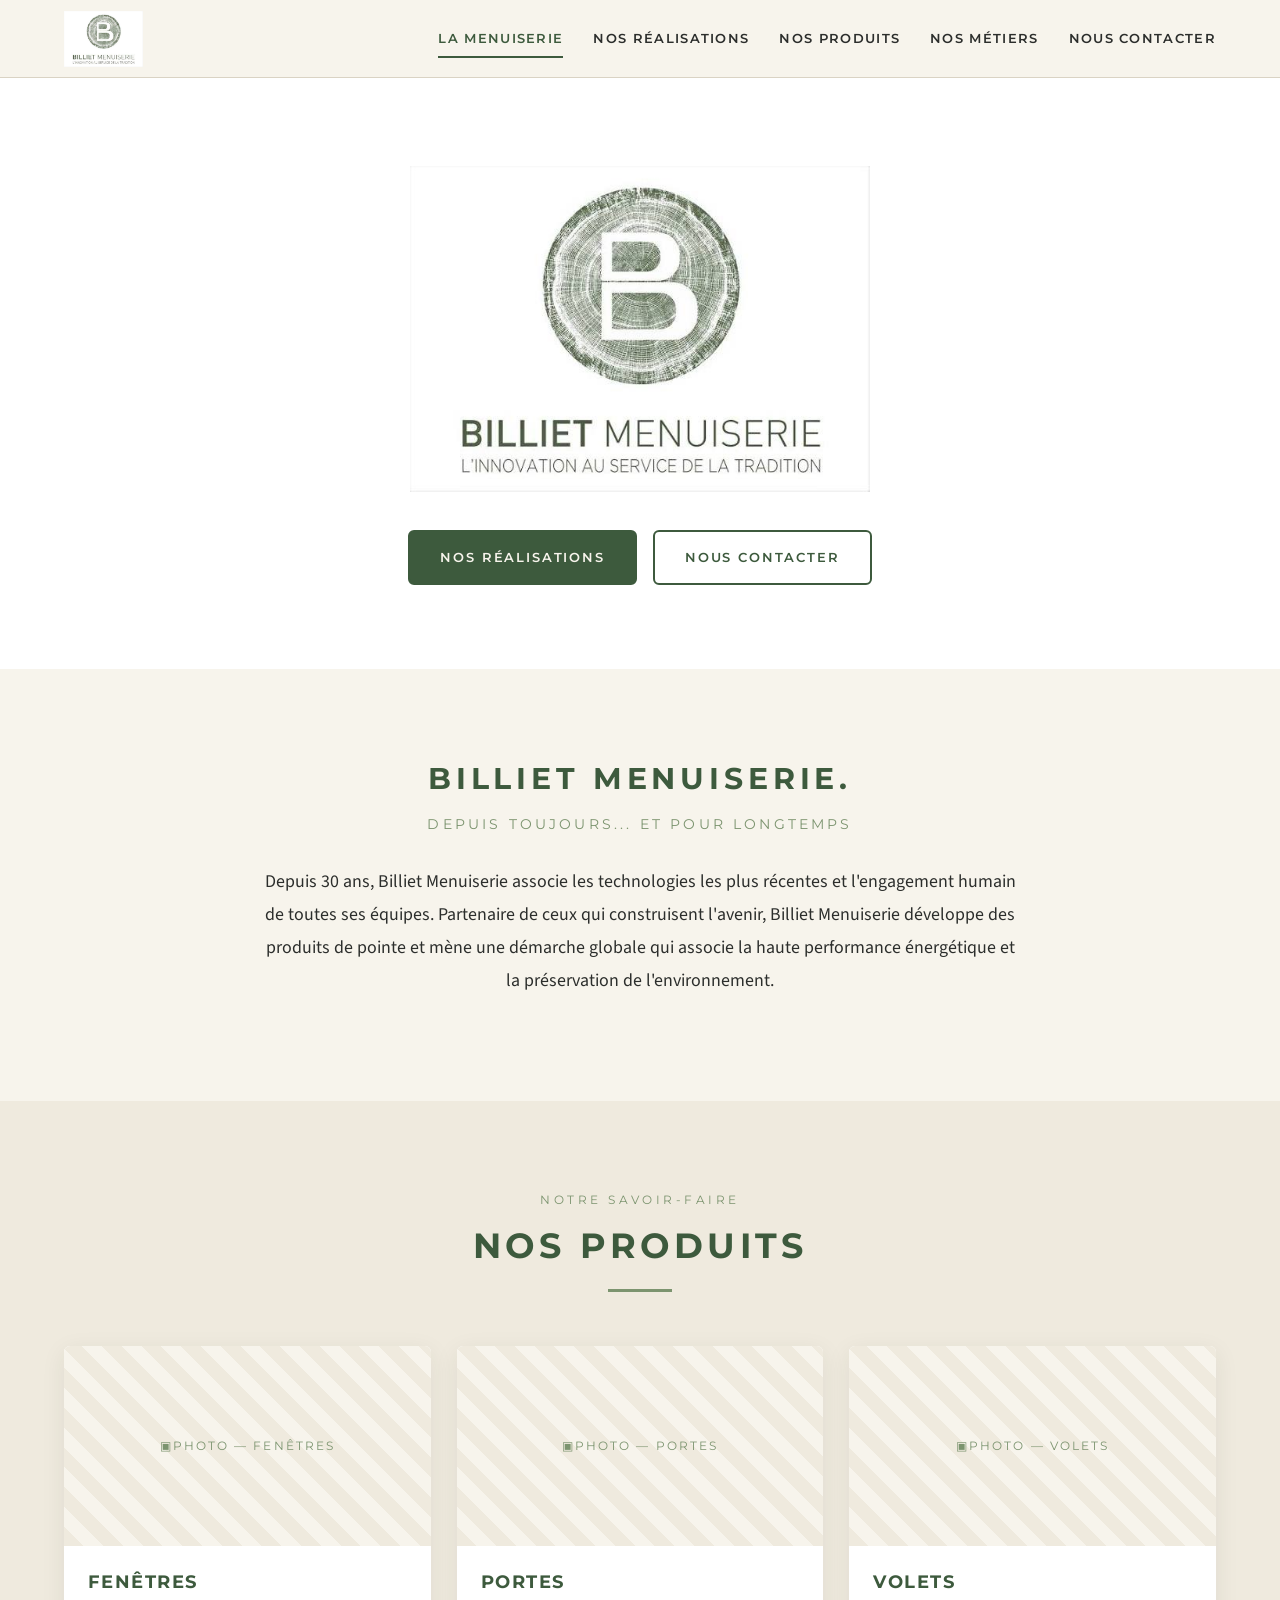
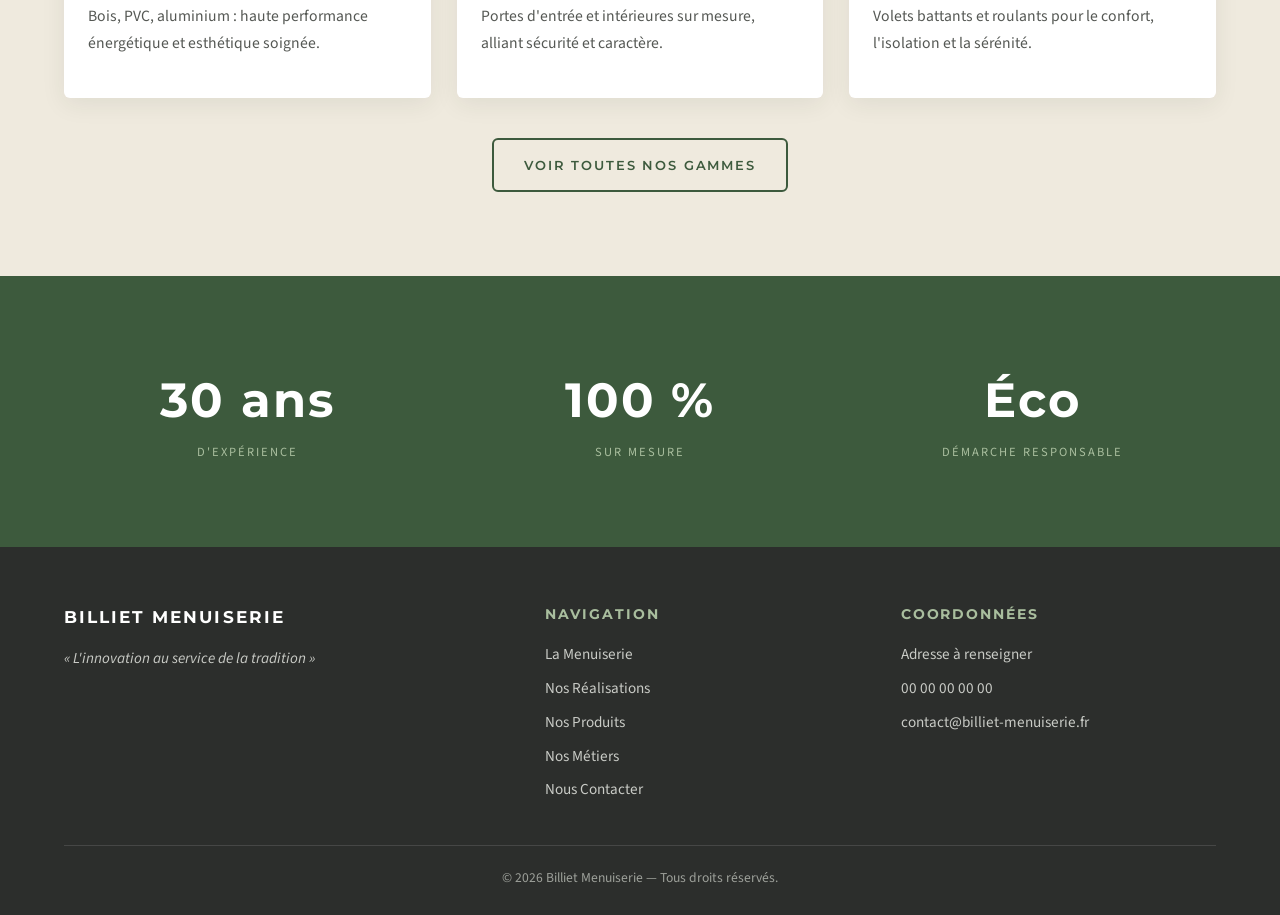
<file: index.html>
<!DOCTYPE html>
<html lang="fr">
<head>
  <meta charset="UTF-8">
  <meta name="viewport" content="width=device-width, initial-scale=1.0">
  <title>Billiet Menuiserie — L'innovation au service de la tradition</title>
  <meta name="description" content="Billiet Menuiserie, entreprise de menuiserie française forte de 30 ans d'expérience. Fenêtres, portes, volets, vérandas. L'innovation au service de la tradition.">
  <link rel="icon" type="image/jpeg" href="assets/logo-billiet.jpg">

  <!-- Polices : titres élégants et espacés + corps lisible.
       Repli système assuré dans le CSS si les polices ne se chargent pas. -->
  <link rel="preconnect" href="https://fonts.googleapis.com">
  <link rel="preconnect" href="https://fonts.gstatic.com" crossorigin>
  <link href="https://fonts.googleapis.com/css2?family=Montserrat:ital,wght@0,500;0,600;0,700;1,500&family=Source+Sans+3:wght@400;600&display=swap" rel="stylesheet">

  <link rel="stylesheet" href="css/style.css">
</head>
<body>

  <!-- ======================= HEADER (commun) =======================
       Identique sur les 5 pages. Si vous le modifiez, reportez le
       changement sur chaque page HTML. -->
  <header class="site-header">
    <div class="container">
      <a class="brand" href="index.html" aria-label="Accueil — Billiet Menuiserie">
        <!-- Logo officiel (fichier fourni, non modifié) -->
        <img class="brand__logo" src="assets/logo-billiet.jpg" alt="Billiet Menuiserie — L'innovation au service de la tradition">
      </a>

      <button class="nav-toggle" aria-label="Ouvrir le menu" aria-expanded="false" aria-controls="menu">
        <span></span>
      </button>

      <nav class="nav" id="menu">
        <a href="index.html">La Menuiserie</a>
        <a href="realisations.html">Nos Réalisations</a>
        <a href="produits.html">Nos Produits</a>
        <a href="metiers.html">Nos Métiers</a>
        <a href="contact.html">Nous Contacter</a>
      </nav>
    </div>
  </header>

  <main>

    <!-- ======================= HERO ======================= -->
    <section class="hero">
      <div class="container">
        <!-- Logo officiel (fichier fourni, non modifié) : contient déjà le nom et le slogan -->
        <img class="hero__logo" src="assets/logo-billiet.jpg" alt="Billiet Menuiserie — L'innovation au service de la tradition">
        <h1 class="visually-hidden">Billiet Menuiserie — L'innovation au service de la tradition</h1>
        <div class="hero__actions">
          <a class="btn btn--primary" href="realisations.html">Nos réalisations</a>
          <a class="btn btn--ghost" href="contact.html">Nous contacter</a>
        </div>
      </div>
    </section>

    <!-- ================ TEXTE OFFICIEL (NE PAS MODIFIER) ================ -->
    <section class="section">
      <div class="container">
        <div class="official">
          <p class="official__title">BILLIET MENUISERIE.</p>
          <p class="official__subtitle">Depuis toujours... et pour longtemps</p>
          <p class="official__body">
            Depuis 30 ans, Billiet Menuiserie associe les technologies les plus récentes
            et l'engagement humain de toutes ses équipes. Partenaire de ceux qui construisent
            l'avenir, Billiet Menuiserie développe des produits de pointe et mène une démarche
            globale qui associe la haute performance énergétique et la préservation de
            l'environnement.
          </p>
        </div>
      </div>
    </section>

    <!-- ================ APERÇU PRODUITS ================ -->
    <section class="section section--tint">
      <div class="container">
        <div class="section-head">
          <span class="eyebrow">Notre savoir-faire</span>
          <h2>Nos produits</h2>
          <hr class="rule">
        </div>

        <div class="grid grid--3">
          <!-- Carte produit — REMPLACER l'image quand disponible -->
          <article class="card">
            <div class="img-placeholder">Photo — Fenêtres</div>
            <div class="card__body">
              <h3>Fenêtres</h3>
              <p>Bois, PVC, aluminium : haute performance énergétique et esthétique soignée.</p>
            </div>
          </article>

          <article class="card">
            <div class="img-placeholder">Photo — Portes</div>
            <div class="card__body">
              <h3>Portes</h3>
              <p>Portes d'entrée et intérieures sur mesure, alliant sécurité et caractère.</p>
            </div>
          </article>

          <article class="card">
            <div class="img-placeholder">Photo — Volets</div>
            <div class="card__body">
              <h3>Volets</h3>
              <p>Volets battants et roulants pour le confort, l'isolation et la sérénité.</p>
            </div>
          </article>
        </div>

        <div class="text-center" style="margin-top:40px;">
          <a class="btn btn--ghost" href="produits.html">Voir toutes nos gammes</a>
        </div>
      </div>
    </section>

    <!-- ================ CHIFFRES CLÉS ================ -->
    <section class="section section--forest">
      <div class="container">
        <div class="stats">
          <div class="stat">
            <div class="stat__num">30 ans</div>
            <div class="stat__label">d'expérience</div>
          </div>
          <div class="stat">
            <div class="stat__num">100 %</div>
            <div class="stat__label">sur mesure</div>
          </div>
          <div class="stat">
            <div class="stat__num">Éco</div>
            <div class="stat__label">démarche responsable</div>
          </div>
        </div>
      </div>
    </section>

  </main>

  <!-- ======================= FOOTER (commun) ======================= -->
  <footer class="site-footer">
    <div class="container">
      <div class="footer-grid">
        <div>
          <div class="footer-brand">
            <strong>Billiet Menuiserie</strong>
          </div>
          <p class="footer-baseline">« L'innovation au service de la tradition »</p>
        </div>
        <div>
          <h4>Navigation</h4>
          <ul>
            <li><a href="index.html">La Menuiserie</a></li>
            <li><a href="realisations.html">Nos Réalisations</a></li>
            <li><a href="produits.html">Nos Produits</a></li>
            <li><a href="metiers.html">Nos Métiers</a></li>
            <li><a href="contact.html">Nous Contacter</a></li>
          </ul>
        </div>
        <div>
          <h4>Coordonnées</h4>
          <!-- REMPLACER par les vraies coordonnées du client -->
          <ul>
            <li>Adresse à renseigner</li>
            <li><a href="tel:+33000000000">00 00 00 00 00</a></li>
            <li><a href="mailto:contact@billiet-menuiserie.fr">contact@billiet-menuiserie.fr</a></li>
          </ul>
        </div>
      </div>
      <div class="footer-bottom">
        © <span id="year">2026</span> Billiet Menuiserie — Tous droits réservés.
      </div>
    </div>
  </footer>

  <script src="js/main.js"></script>
  <script>document.getElementById('year').textContent = new Date().getFullYear();</script>
</body>
</html>
</file>
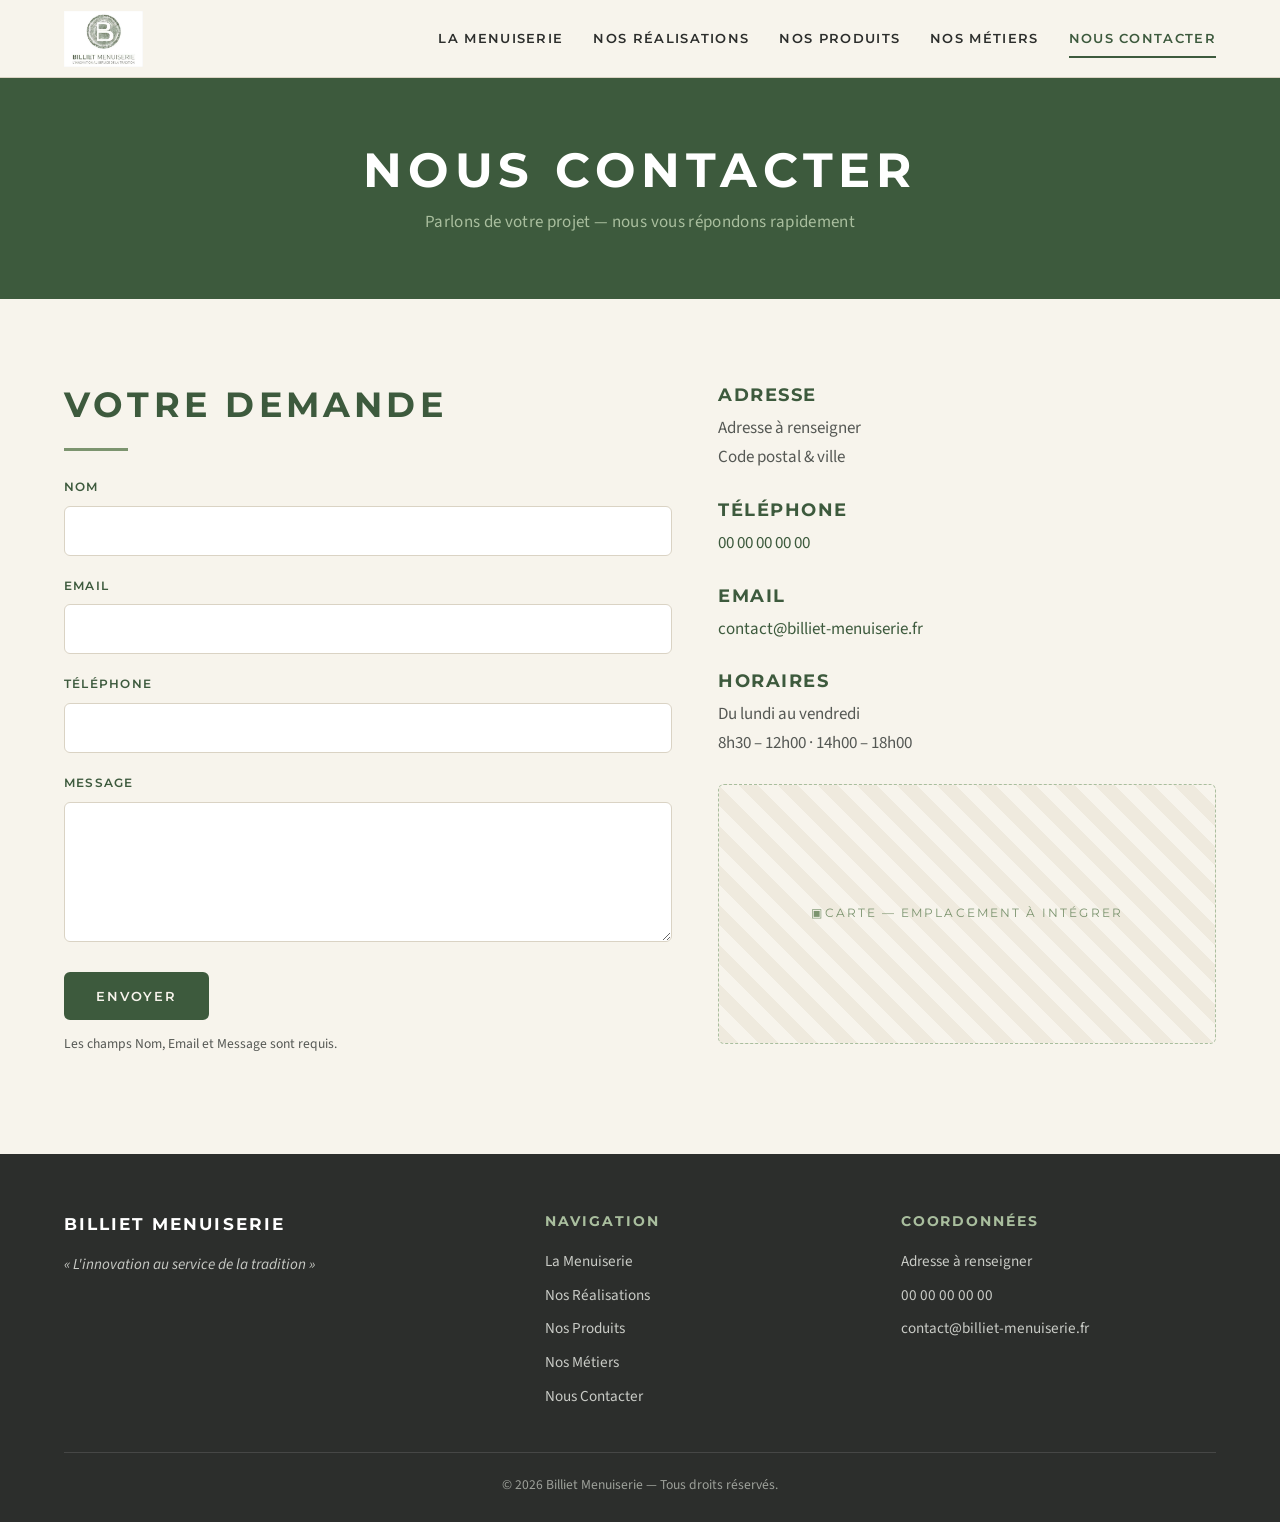
<file: contact.html>
<!DOCTYPE html>
<html lang="fr">
<head>
  <meta charset="UTF-8">
  <meta name="viewport" content="width=device-width, initial-scale=1.0">
  <title>Nous Contacter — Billiet Menuiserie</title>
  <meta name="description" content="Contactez Billiet Menuiserie pour votre projet de menuiserie : formulaire, coordonnées et localisation.">
  <link rel="icon" type="image/jpeg" href="assets/logo-billiet.jpg">
  <link rel="preconnect" href="https://fonts.googleapis.com">
  <link rel="preconnect" href="https://fonts.gstatic.com" crossorigin>
  <link href="https://fonts.googleapis.com/css2?family=Montserrat:ital,wght@0,500;0,600;0,700;1,500&family=Source+Sans+3:wght@400;600&display=swap" rel="stylesheet">
  <link rel="stylesheet" href="css/style.css">
</head>
<body>

  <!-- ======================= HEADER (commun) ======================= -->
  <header class="site-header">
    <div class="container">
      <a class="brand" href="index.html" aria-label="Accueil — Billiet Menuiserie">
        <!-- Logo officiel (fichier fourni, non modifié) -->
        <img class="brand__logo" src="assets/logo-billiet.jpg" alt="Billiet Menuiserie — L'innovation au service de la tradition">
      </a>
      <button class="nav-toggle" aria-label="Ouvrir le menu" aria-expanded="false" aria-controls="menu">
        <span></span>
      </button>
      <nav class="nav" id="menu">
        <a href="index.html">La Menuiserie</a>
        <a href="realisations.html">Nos Réalisations</a>
        <a href="produits.html">Nos Produits</a>
        <a href="metiers.html">Nos Métiers</a>
        <a href="contact.html">Nous Contacter</a>
      </nav>
    </div>
  </header>

  <main>

    <!-- ======================= BANDEAU DE PAGE ======================= -->
    <section class="page-banner">
      <div class="container">
        <h1>Nous Contacter</h1>
        <p>Parlons de votre projet — nous vous répondons rapidement</p>
      </div>
    </section>

    <!-- ======================= CONTACT ======================= -->
    <section class="section">
      <div class="container">
        <div class="contact-grid">

          <!-- FORMULAIRE
               NOTE : l'envoi n'est pas encore connecté à un backend.
               >>> À BRANCHER : service email ou API. Voir CLAUDE.md. <<< -->
          <div>
            <h2 style="text-align:left;">Votre demande</h2>
            <hr class="rule" style="margin:0 0 26px;">
            <form id="contact-form" novalidate>
              <div class="form-field">
                <label for="nom">Nom</label>
                <input type="text" id="nom" name="nom" autocomplete="name" required>
              </div>
              <div class="form-field">
                <label for="email">Email</label>
                <input type="email" id="email" name="email" autocomplete="email" required>
              </div>
              <div class="form-field">
                <label for="tel">Téléphone</label>
                <input type="tel" id="tel" name="tel" autocomplete="tel">
              </div>
              <div class="form-field">
                <label for="message">Message</label>
                <textarea id="message" name="message" required></textarea>
              </div>
              <button type="submit" class="btn btn--primary">Envoyer</button>
              <p class="form-note" style="margin-top:12px;">Les champs Nom, Email et Message sont requis.</p>
              <div id="form-success" class="form-success">
                Merci ! Votre message a bien été pris en compte. (Envoi de démonstration —
                à connecter à un service d'email.)
              </div>
            </form>
          </div>

          <!-- COORDONNÉES + CARTE -->
          <div class="contact-info">
            <div class="info-block">
              <h3>Adresse</h3>
              <!-- REMPLACER par la vraie adresse -->
              <p>Adresse à renseigner<br>Code postal &amp; ville</p>
            </div>
            <div class="info-block">
              <h3>Téléphone</h3>
              <p><a href="tel:+33000000000">00 00 00 00 00</a></p>
            </div>
            <div class="info-block">
              <h3>Email</h3>
              <p><a href="mailto:contact@billiet-menuiserie.fr">contact@billiet-menuiserie.fr</a></p>
            </div>
            <div class="info-block">
              <h3>Horaires</h3>
              <p>Du lundi au vendredi<br>8h30 – 12h00 · 14h00 – 18h00</p>
            </div>

            <!-- CARTE — REMPLACER ce placeholder par un vrai plan.
                 Exemple (à coller à la place du bloc ci-dessous) :
                 <iframe class="map-placeholder" style="width:100%;border:0;border-radius:6px"
                         loading="lazy" src="https://www.google.com/maps/embed?pb=..."></iframe> -->
            <div class="img-placeholder map-placeholder">Carte — emplacement à intégrer</div>
          </div>

        </div>
      </div>
    </section>

  </main>

  <!-- ======================= FOOTER (commun) ======================= -->
  <footer class="site-footer">
    <div class="container">
      <div class="footer-grid">
        <div>
          <div class="footer-brand">
            <strong>Billiet Menuiserie</strong>
          </div>
          <p class="footer-baseline">« L'innovation au service de la tradition »</p>
        </div>
        <div>
          <h4>Navigation</h4>
          <ul>
            <li><a href="index.html">La Menuiserie</a></li>
            <li><a href="realisations.html">Nos Réalisations</a></li>
            <li><a href="produits.html">Nos Produits</a></li>
            <li><a href="metiers.html">Nos Métiers</a></li>
            <li><a href="contact.html">Nous Contacter</a></li>
          </ul>
        </div>
        <div>
          <h4>Coordonnées</h4>
          <ul>
            <li>Adresse à renseigner</li>
            <li><a href="tel:+33000000000">00 00 00 00 00</a></li>
            <li><a href="mailto:contact@billiet-menuiserie.fr">contact@billiet-menuiserie.fr</a></li>
          </ul>
        </div>
      </div>
      <div class="footer-bottom">
        © <span id="year">2026</span> Billiet Menuiserie — Tous droits réservés.
      </div>
    </div>
  </footer>

  <script src="js/main.js"></script>
  <script>document.getElementById('year').textContent = new Date().getFullYear();</script>
</body>
</html>
</file>
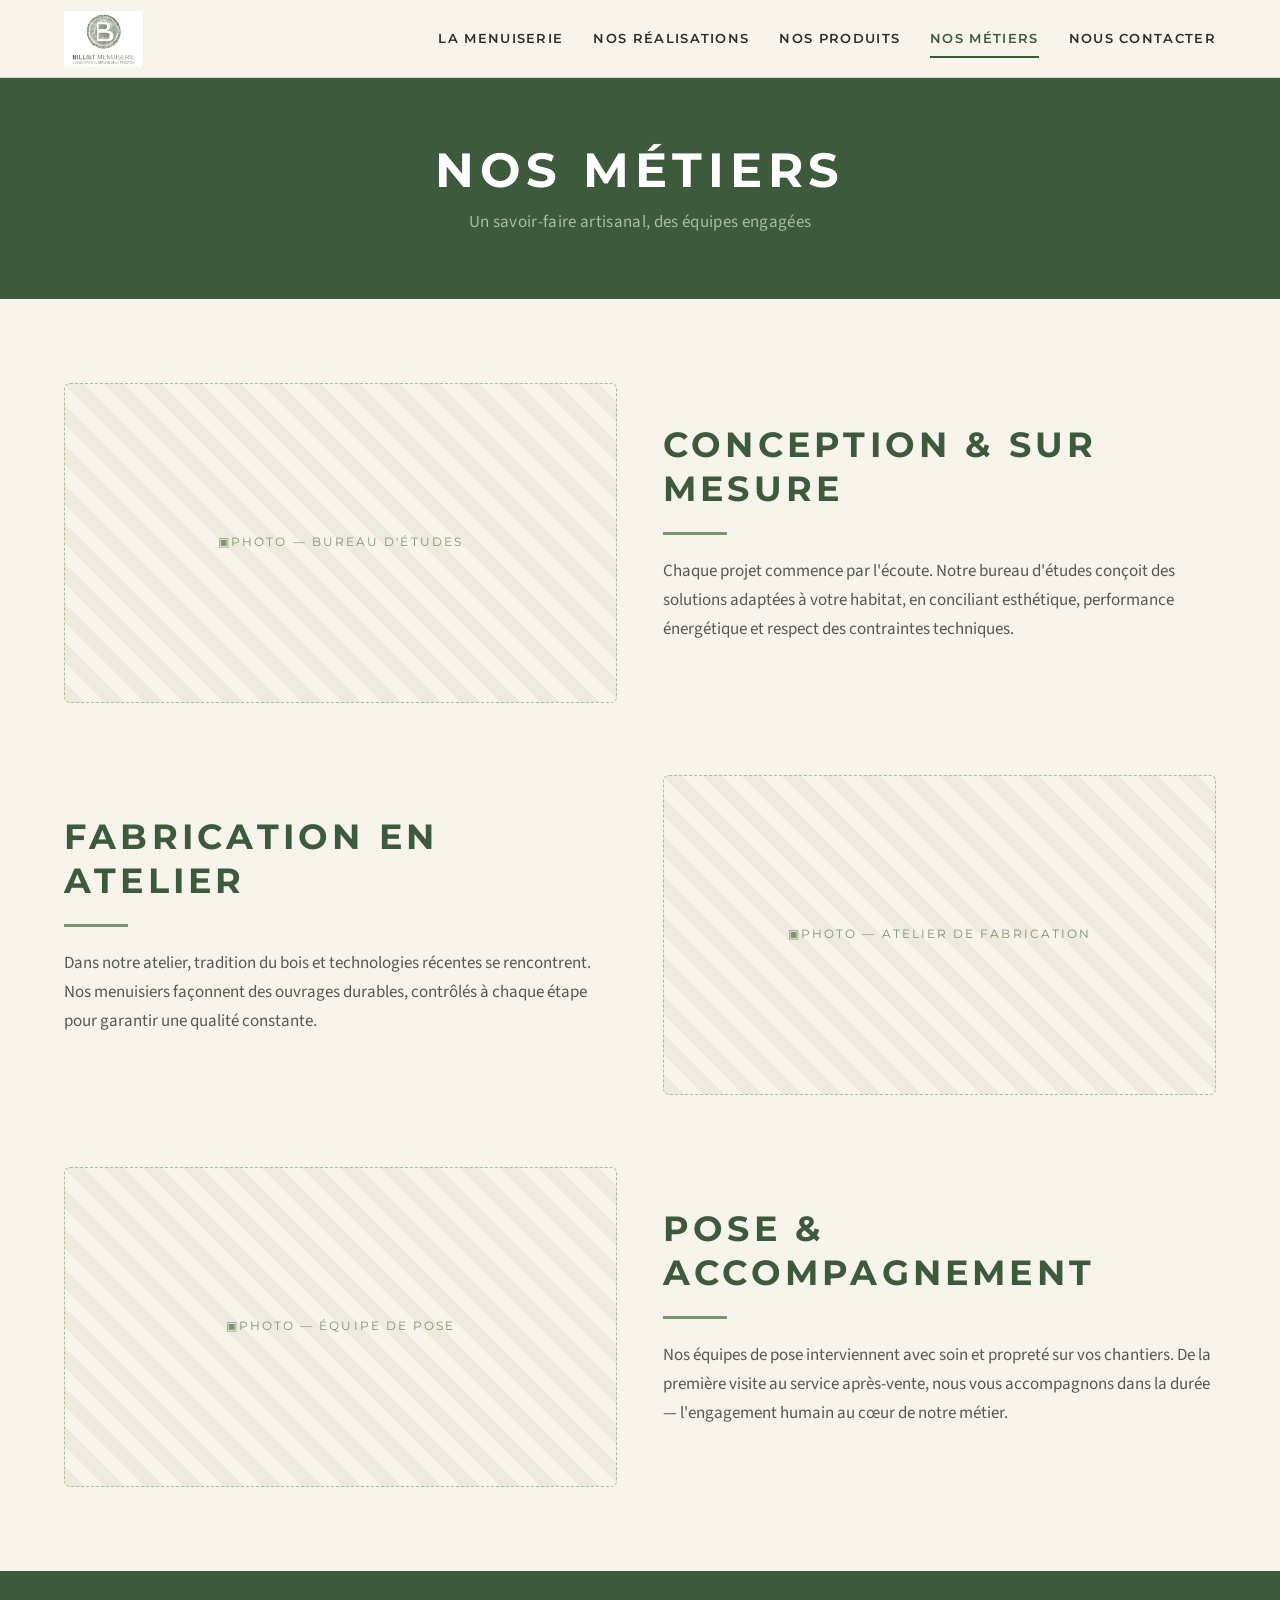
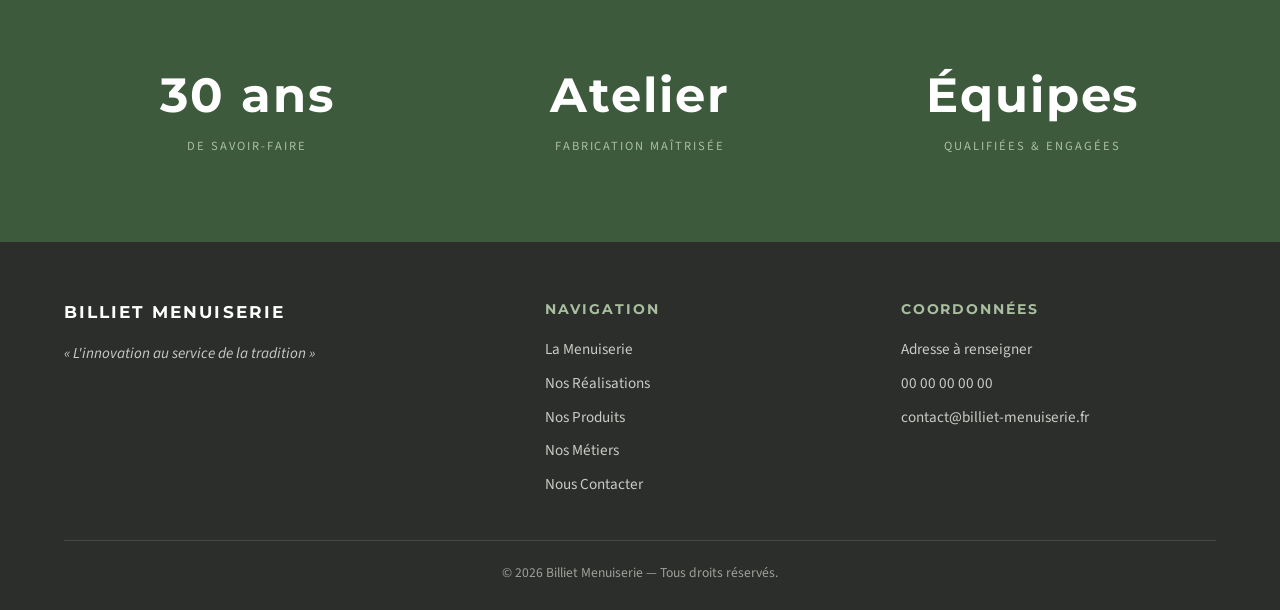
<file: metiers.html>
<!DOCTYPE html>
<html lang="fr">
<head>
  <meta charset="UTF-8">
  <meta name="viewport" content="width=device-width, initial-scale=1.0">
  <title>Nos Métiers — Billiet Menuiserie</title>
  <meta name="description" content="Le savoir-faire et les équipes de Billiet Menuiserie : conception, fabrication en atelier et pose soignée.">
  <link rel="icon" type="image/jpeg" href="assets/logo-billiet.jpg">
  <link rel="preconnect" href="https://fonts.googleapis.com">
  <link rel="preconnect" href="https://fonts.gstatic.com" crossorigin>
  <link href="https://fonts.googleapis.com/css2?family=Montserrat:ital,wght@0,500;0,600;0,700;1,500&family=Source+Sans+3:wght@400;600&display=swap" rel="stylesheet">
  <link rel="stylesheet" href="css/style.css">
</head>
<body>

  <!-- ======================= HEADER (commun) ======================= -->
  <header class="site-header">
    <div class="container">
      <a class="brand" href="index.html" aria-label="Accueil — Billiet Menuiserie">
        <!-- Logo officiel (fichier fourni, non modifié) -->
        <img class="brand__logo" src="assets/logo-billiet.jpg" alt="Billiet Menuiserie — L'innovation au service de la tradition">
      </a>
      <button class="nav-toggle" aria-label="Ouvrir le menu" aria-expanded="false" aria-controls="menu">
        <span></span>
      </button>
      <nav class="nav" id="menu">
        <a href="index.html">La Menuiserie</a>
        <a href="realisations.html">Nos Réalisations</a>
        <a href="produits.html">Nos Produits</a>
        <a href="metiers.html">Nos Métiers</a>
        <a href="contact.html">Nous Contacter</a>
      </nav>
    </div>
  </header>

  <main>

    <!-- ======================= BANDEAU DE PAGE ======================= -->
    <section class="page-banner">
      <div class="container">
        <h1>Nos Métiers</h1>
        <p>Un savoir-faire artisanal, des équipes engagées</p>
      </div>
    </section>

    <!-- ======================= MÉTIERS (alternance texte / image) ======================= -->
    <section class="section">
      <div class="container">

        <!-- MÉTIER 1 — REMPLACER .img-placeholder par une vraie photo d'atelier / d'équipe -->
        <div class="metier">
          <div class="metier__media">
            <div class="img-placeholder">Photo — Bureau d'études</div>
          </div>
          <div class="metier__text">
            <h2>Conception &amp; sur mesure</h2>
            <hr class="rule">
            <p>Chaque projet commence par l'écoute. Notre bureau d'études conçoit des
               solutions adaptées à votre habitat, en conciliant esthétique, performance
               énergétique et respect des contraintes techniques.</p>
          </div>
        </div>

        <!-- MÉTIER 2 (image à droite) -->
        <div class="metier metier--reverse">
          <div class="metier__media">
            <div class="img-placeholder">Photo — Atelier de fabrication</div>
          </div>
          <div class="metier__text">
            <h2>Fabrication en atelier</h2>
            <hr class="rule">
            <p>Dans notre atelier, tradition du bois et technologies récentes se rencontrent.
               Nos menuisiers façonnent des ouvrages durables, contrôlés à chaque étape pour
               garantir une qualité constante.</p>
          </div>
        </div>

        <!-- MÉTIER 3 -->
        <div class="metier">
          <div class="metier__media">
            <div class="img-placeholder">Photo — Équipe de pose</div>
          </div>
          <div class="metier__text">
            <h2>Pose &amp; accompagnement</h2>
            <hr class="rule">
            <p>Nos équipes de pose interviennent avec soin et propreté sur vos chantiers.
               De la première visite au service après-vente, nous vous accompagnons dans la
               durée — l'engagement humain au cœur de notre métier.</p>
          </div>
        </div>

      </div>
    </section>

    <!-- ======================= CHIFFRES ÉQUIPES ======================= -->
    <section class="section section--forest">
      <div class="container">
        <div class="stats">
          <div class="stat">
            <div class="stat__num">30 ans</div>
            <div class="stat__label">de savoir-faire</div>
          </div>
          <div class="stat">
            <div class="stat__num">Atelier</div>
            <div class="stat__label">fabrication maîtrisée</div>
          </div>
          <div class="stat">
            <div class="stat__num">Équipes</div>
            <div class="stat__label">qualifiées &amp; engagées</div>
          </div>
        </div>
      </div>
    </section>

  </main>

  <!-- ======================= FOOTER (commun) ======================= -->
  <footer class="site-footer">
    <div class="container">
      <div class="footer-grid">
        <div>
          <div class="footer-brand">
            <strong>Billiet Menuiserie</strong>
          </div>
          <p class="footer-baseline">« L'innovation au service de la tradition »</p>
        </div>
        <div>
          <h4>Navigation</h4>
          <ul>
            <li><a href="index.html">La Menuiserie</a></li>
            <li><a href="realisations.html">Nos Réalisations</a></li>
            <li><a href="produits.html">Nos Produits</a></li>
            <li><a href="metiers.html">Nos Métiers</a></li>
            <li><a href="contact.html">Nous Contacter</a></li>
          </ul>
        </div>
        <div>
          <h4>Coordonnées</h4>
          <ul>
            <li>Adresse à renseigner</li>
            <li><a href="tel:+33000000000">00 00 00 00 00</a></li>
            <li><a href="mailto:contact@billiet-menuiserie.fr">contact@billiet-menuiserie.fr</a></li>
          </ul>
        </div>
      </div>
      <div class="footer-bottom">
        © <span id="year">2026</span> Billiet Menuiserie — Tous droits réservés.
      </div>
    </div>
  </footer>

  <script src="js/main.js"></script>
  <script>document.getElementById('year').textContent = new Date().getFullYear();</script>
</body>
</html>
</file>
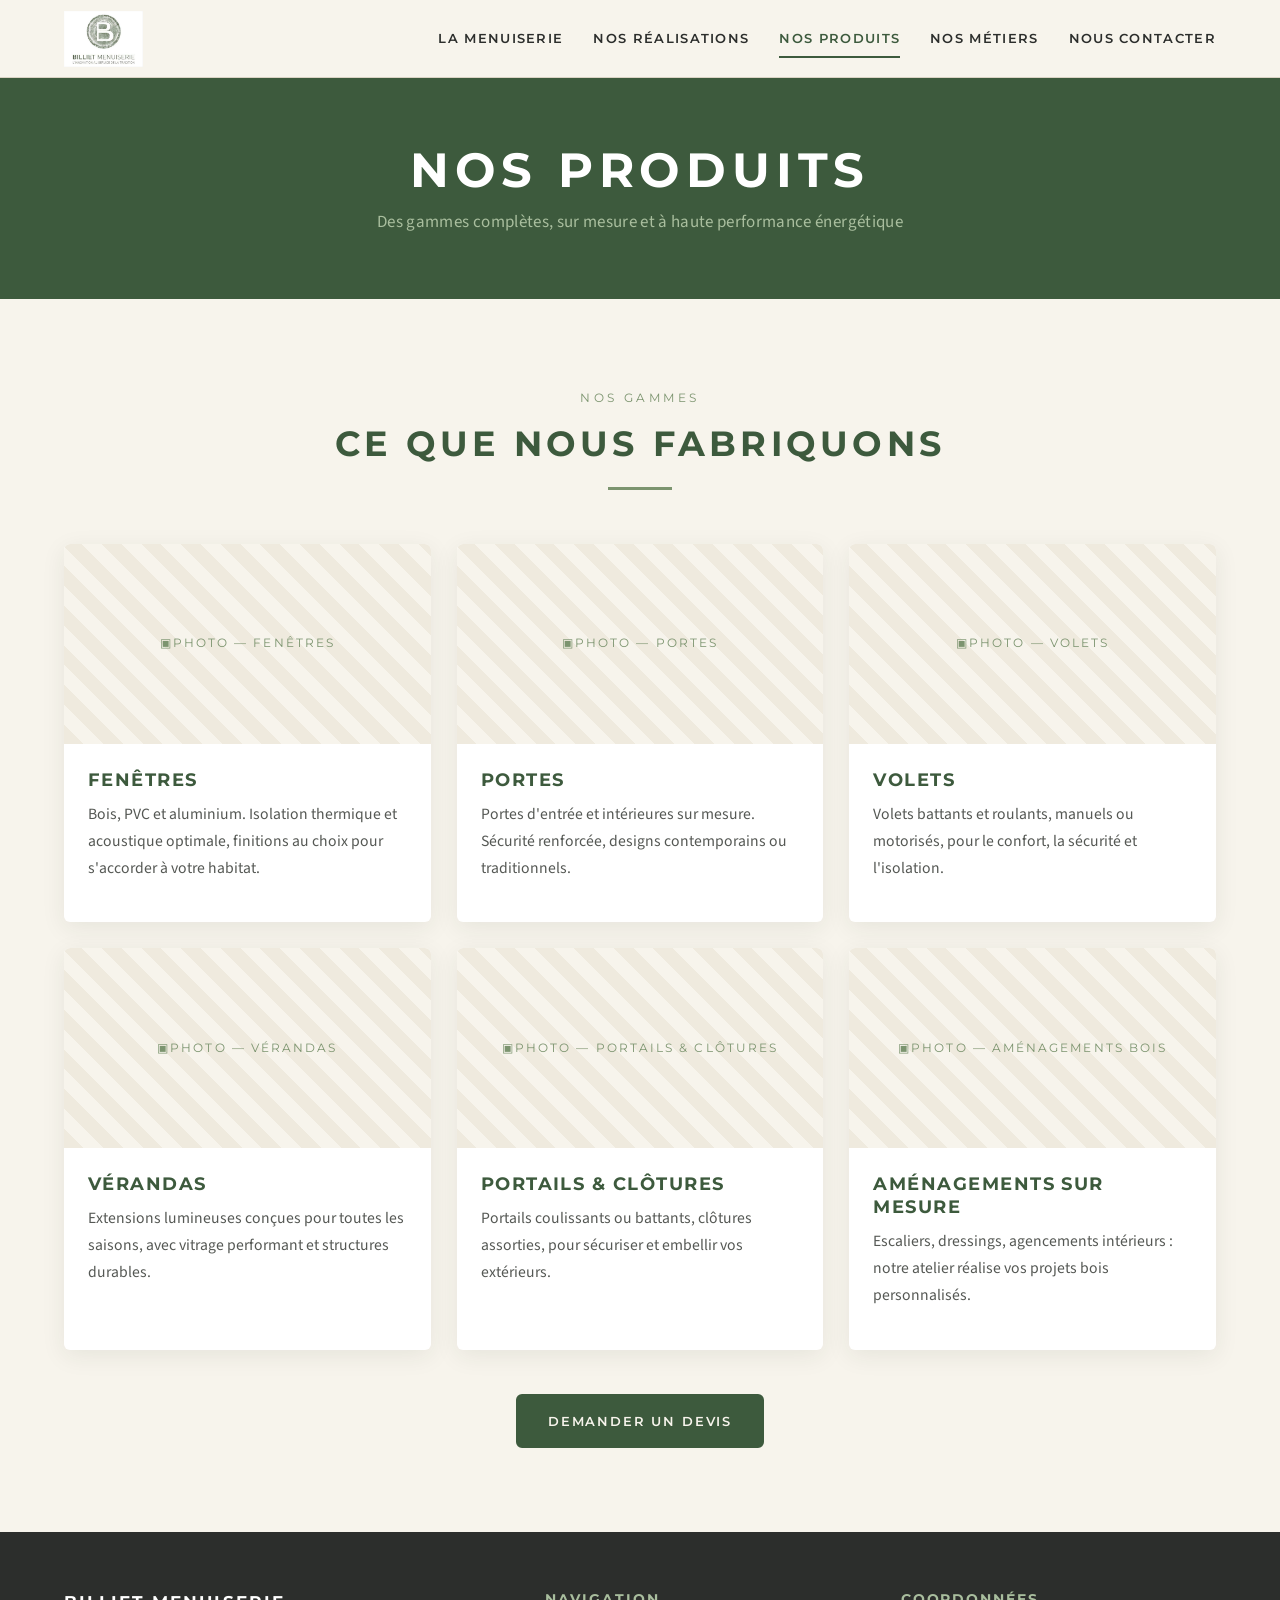
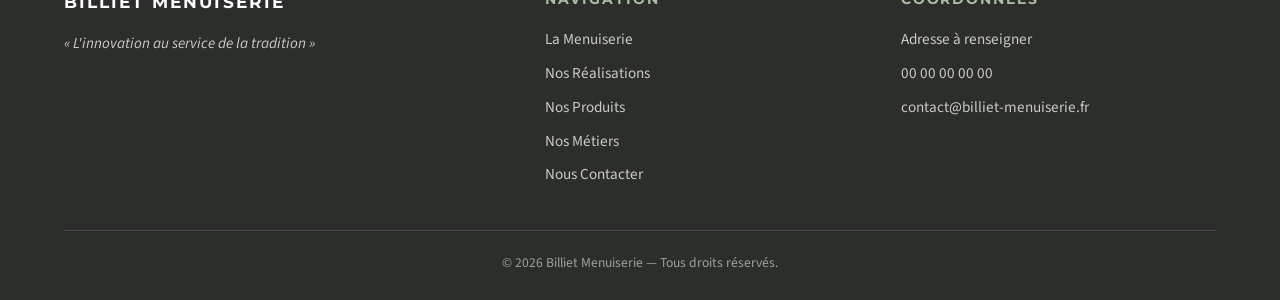
<file: produits.html>
<!DOCTYPE html>
<html lang="fr">
<head>
  <meta charset="UTF-8">
  <meta name="viewport" content="width=device-width, initial-scale=1.0">
  <title>Nos Produits — Billiet Menuiserie</title>
  <meta name="description" content="Les gammes Billiet Menuiserie : fenêtres, portes, volets, vérandas, portails et aménagements sur mesure.">
  <link rel="icon" type="image/jpeg" href="assets/logo-billiet.jpg">
  <link rel="preconnect" href="https://fonts.googleapis.com">
  <link rel="preconnect" href="https://fonts.gstatic.com" crossorigin>
  <link href="https://fonts.googleapis.com/css2?family=Montserrat:ital,wght@0,500;0,600;0,700;1,500&family=Source+Sans+3:wght@400;600&display=swap" rel="stylesheet">
  <link rel="stylesheet" href="css/style.css">
</head>
<body>

  <!-- ======================= HEADER (commun) ======================= -->
  <header class="site-header">
    <div class="container">
      <a class="brand" href="index.html" aria-label="Accueil — Billiet Menuiserie">
        <!-- Logo officiel (fichier fourni, non modifié) -->
        <img class="brand__logo" src="assets/logo-billiet.jpg" alt="Billiet Menuiserie — L'innovation au service de la tradition">
      </a>
      <button class="nav-toggle" aria-label="Ouvrir le menu" aria-expanded="false" aria-controls="menu">
        <span></span>
      </button>
      <nav class="nav" id="menu">
        <a href="index.html">La Menuiserie</a>
        <a href="realisations.html">Nos Réalisations</a>
        <a href="produits.html">Nos Produits</a>
        <a href="metiers.html">Nos Métiers</a>
        <a href="contact.html">Nous Contacter</a>
      </nav>
    </div>
  </header>

  <main>

    <!-- ======================= BANDEAU DE PAGE ======================= -->
    <section class="page-banner">
      <div class="container">
        <h1>Nos Produits</h1>
        <p>Des gammes complètes, sur mesure et à haute performance énergétique</p>
      </div>
    </section>

    <!-- ======================= GAMMES (cartes) ======================= -->
    <section class="section">
      <div class="container">
        <div class="section-head">
          <span class="eyebrow">Nos gammes</span>
          <h2>Ce que nous fabriquons</h2>
          <hr class="rule">
        </div>

        <!-- CARTES PRODUITS — REMPLACER chaque .img-placeholder par une vraie photo :
             <img src="assets/images/produit-fenetres.jpg" alt="Fenêtres Billiet"> -->
        <div class="grid grid--3">

          <article class="card">
            <div class="img-placeholder">Photo — Fenêtres</div>
            <div class="card__body">
              <h3>Fenêtres</h3>
              <p>Bois, PVC et aluminium. Isolation thermique et acoustique optimale,
                 finitions au choix pour s'accorder à votre habitat.</p>
            </div>
          </article>

          <article class="card">
            <div class="img-placeholder">Photo — Portes</div>
            <div class="card__body">
              <h3>Portes</h3>
              <p>Portes d'entrée et intérieures sur mesure. Sécurité renforcée,
                 designs contemporains ou traditionnels.</p>
            </div>
          </article>

          <article class="card">
            <div class="img-placeholder">Photo — Volets</div>
            <div class="card__body">
              <h3>Volets</h3>
              <p>Volets battants et roulants, manuels ou motorisés, pour le confort,
                 la sécurité et l'isolation.</p>
            </div>
          </article>

          <article class="card">
            <div class="img-placeholder">Photo — Vérandas</div>
            <div class="card__body">
              <h3>Vérandas</h3>
              <p>Extensions lumineuses conçues pour toutes les saisons, avec vitrage
                 performant et structures durables.</p>
            </div>
          </article>

          <article class="card">
            <div class="img-placeholder">Photo — Portails &amp; clôtures</div>
            <div class="card__body">
              <h3>Portails &amp; Clôtures</h3>
              <p>Portails coulissants ou battants, clôtures assorties, pour sécuriser
                 et embellir vos extérieurs.</p>
            </div>
          </article>

          <article class="card">
            <div class="img-placeholder">Photo — Aménagements bois</div>
            <div class="card__body">
              <h3>Aménagements sur mesure</h3>
              <p>Escaliers, dressings, agencements intérieurs : notre atelier réalise
                 vos projets bois personnalisés.</p>
            </div>
          </article>

        </div>

        <div class="text-center" style="margin-top:44px;">
          <a class="btn btn--primary" href="contact.html">Demander un devis</a>
        </div>
      </div>
    </section>

  </main>

  <!-- ======================= FOOTER (commun) ======================= -->
  <footer class="site-footer">
    <div class="container">
      <div class="footer-grid">
        <div>
          <div class="footer-brand">
            <strong>Billiet Menuiserie</strong>
          </div>
          <p class="footer-baseline">« L'innovation au service de la tradition »</p>
        </div>
        <div>
          <h4>Navigation</h4>
          <ul>
            <li><a href="index.html">La Menuiserie</a></li>
            <li><a href="realisations.html">Nos Réalisations</a></li>
            <li><a href="produits.html">Nos Produits</a></li>
            <li><a href="metiers.html">Nos Métiers</a></li>
            <li><a href="contact.html">Nous Contacter</a></li>
          </ul>
        </div>
        <div>
          <h4>Coordonnées</h4>
          <ul>
            <li>Adresse à renseigner</li>
            <li><a href="tel:+33000000000">00 00 00 00 00</a></li>
            <li><a href="mailto:contact@billiet-menuiserie.fr">contact@billiet-menuiserie.fr</a></li>
          </ul>
        </div>
      </div>
      <div class="footer-bottom">
        © <span id="year">2026</span> Billiet Menuiserie — Tous droits réservés.
      </div>
    </div>
  </footer>

  <script src="js/main.js"></script>
  <script>document.getElementById('year').textContent = new Date().getFullYear();</script>
</body>
</html>
</file>
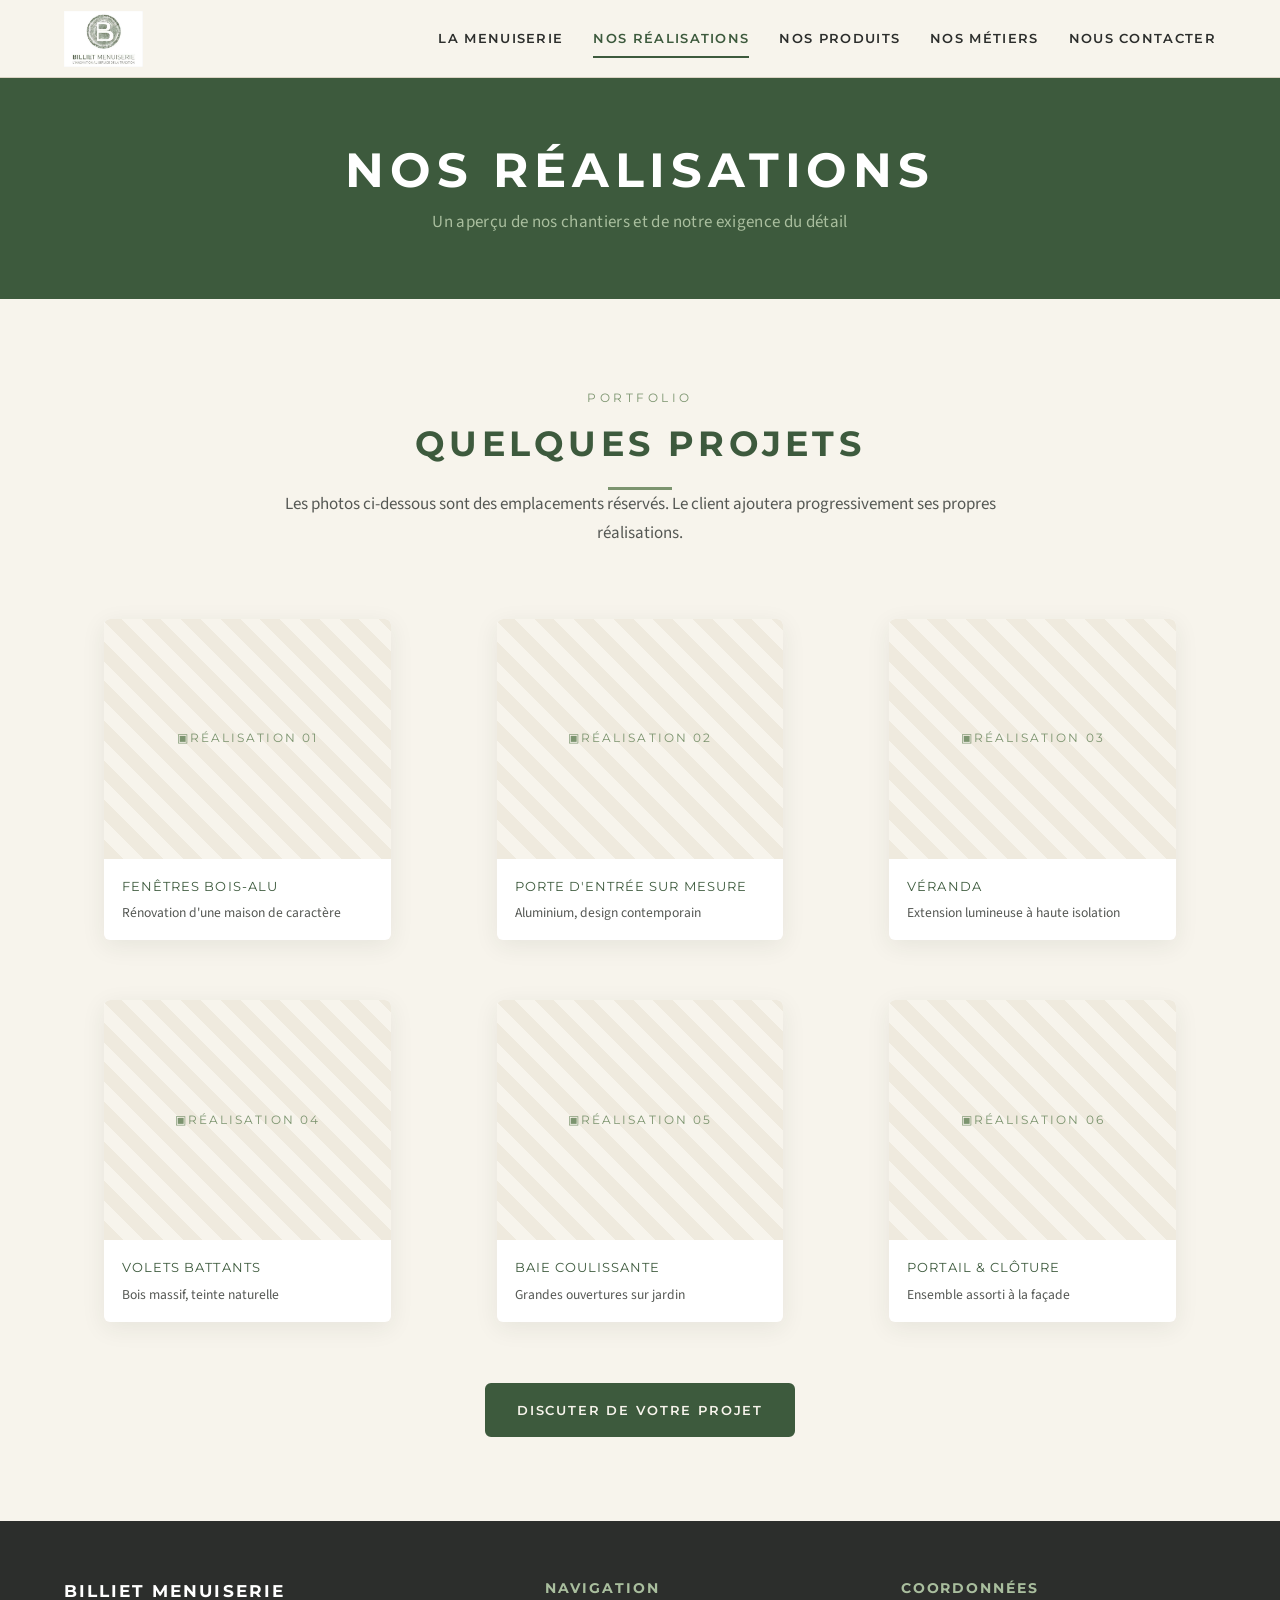
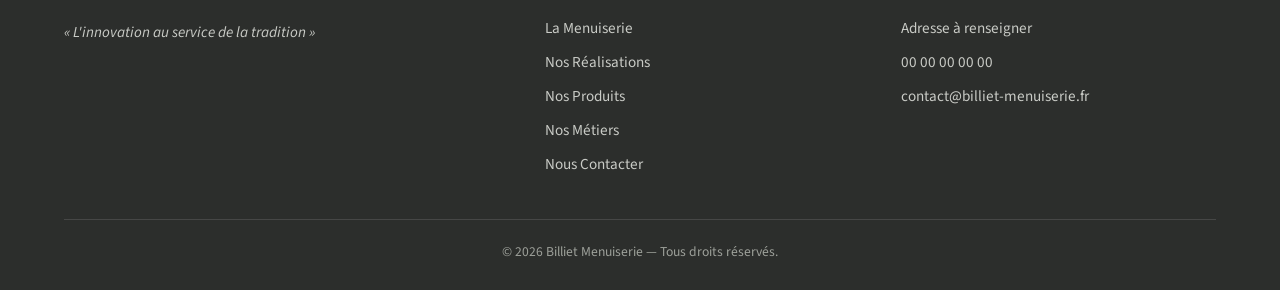
<file: realisations.html>
<!DOCTYPE html>
<html lang="fr">
<head>
  <meta charset="UTF-8">
  <meta name="viewport" content="width=device-width, initial-scale=1.0">
  <title>Nos Réalisations — Billiet Menuiserie</title>
  <meta name="description" content="Découvrez les réalisations de Billiet Menuiserie : fenêtres, portes, volets et vérandas posés avec soin partout en France.">
  <link rel="icon" type="image/jpeg" href="assets/logo-billiet.jpg">
  <link rel="preconnect" href="https://fonts.googleapis.com">
  <link rel="preconnect" href="https://fonts.gstatic.com" crossorigin>
  <link href="https://fonts.googleapis.com/css2?family=Montserrat:ital,wght@0,500;0,600;0,700;1,500&family=Source+Sans+3:wght@400;600&display=swap" rel="stylesheet">
  <link rel="stylesheet" href="css/style.css">
</head>
<body>

  <!-- ======================= HEADER (commun) ======================= -->
  <header class="site-header">
    <div class="container">
      <a class="brand" href="index.html" aria-label="Accueil — Billiet Menuiserie">
        <!-- Logo officiel (fichier fourni, non modifié) -->
        <img class="brand__logo" src="assets/logo-billiet.jpg" alt="Billiet Menuiserie — L'innovation au service de la tradition">
      </a>
      <button class="nav-toggle" aria-label="Ouvrir le menu" aria-expanded="false" aria-controls="menu">
        <span></span>
      </button>
      <nav class="nav" id="menu">
        <a href="index.html">La Menuiserie</a>
        <a href="realisations.html">Nos Réalisations</a>
        <a href="produits.html">Nos Produits</a>
        <a href="metiers.html">Nos Métiers</a>
        <a href="contact.html">Nous Contacter</a>
      </nav>
    </div>
  </header>

  <main>

    <!-- ======================= BANDEAU DE PAGE ======================= -->
    <section class="page-banner">
      <div class="container">
        <h1>Nos Réalisations</h1>
        <p>Un aperçu de nos chantiers et de notre exigence du détail</p>
      </div>
    </section>

    <!-- ======================= GALERIE ======================= -->
    <section class="section">
      <div class="container">
        <div class="section-head">
          <span class="eyebrow">Portfolio</span>
          <h2>Quelques projets</h2>
          <hr class="rule">
          <p>Les photos ci-dessous sont des emplacements réservés. Le client ajoutera
             progressivement ses propres réalisations.</p>
        </div>

        <!-- GALERIE — REMPLACER chaque .img-placeholder par une vraie photo :
             <img src="assets/images/realisation-01.jpg" alt="Description">
             Adaptez le texte de <figcaption> à chaque projet. -->
        <div class="grid grid--3">

          <figure class="gallery-item">
            <div class="img-placeholder">Réalisation 01</div>
            <figcaption>Fenêtres bois-alu<small>Rénovation d'une maison de caractère</small></figcaption>
          </figure>

          <figure class="gallery-item">
            <div class="img-placeholder">Réalisation 02</div>
            <figcaption>Porte d'entrée sur mesure<small>Aluminium, design contemporain</small></figcaption>
          </figure>

          <figure class="gallery-item">
            <div class="img-placeholder">Réalisation 03</div>
            <figcaption>Véranda<small>Extension lumineuse à haute isolation</small></figcaption>
          </figure>

          <figure class="gallery-item">
            <div class="img-placeholder">Réalisation 04</div>
            <figcaption>Volets battants<small>Bois massif, teinte naturelle</small></figcaption>
          </figure>

          <figure class="gallery-item">
            <div class="img-placeholder">Réalisation 05</div>
            <figcaption>Baie coulissante<small>Grandes ouvertures sur jardin</small></figcaption>
          </figure>

          <figure class="gallery-item">
            <div class="img-placeholder">Réalisation 06</div>
            <figcaption>Portail &amp; clôture<small>Ensemble assorti à la façade</small></figcaption>
          </figure>

        </div>

        <div class="text-center" style="margin-top:44px;">
          <a class="btn btn--primary" href="contact.html">Discuter de votre projet</a>
        </div>
      </div>
    </section>

  </main>

  <!-- ======================= FOOTER (commun) ======================= -->
  <footer class="site-footer">
    <div class="container">
      <div class="footer-grid">
        <div>
          <div class="footer-brand">
            <strong>Billiet Menuiserie</strong>
          </div>
          <p class="footer-baseline">« L'innovation au service de la tradition »</p>
        </div>
        <div>
          <h4>Navigation</h4>
          <ul>
            <li><a href="index.html">La Menuiserie</a></li>
            <li><a href="realisations.html">Nos Réalisations</a></li>
            <li><a href="produits.html">Nos Produits</a></li>
            <li><a href="metiers.html">Nos Métiers</a></li>
            <li><a href="contact.html">Nous Contacter</a></li>
          </ul>
        </div>
        <div>
          <h4>Coordonnées</h4>
          <ul>
            <li>Adresse à renseigner</li>
            <li><a href="tel:+33000000000">00 00 00 00 00</a></li>
            <li><a href="mailto:contact@billiet-menuiserie.fr">contact@billiet-menuiserie.fr</a></li>
          </ul>
        </div>
      </div>
      <div class="footer-bottom">
        © <span id="year">2026</span> Billiet Menuiserie — Tous droits réservés.
      </div>
    </div>
  </footer>

  <script src="js/main.js"></script>
  <script>document.getElementById('year').textContent = new Date().getFullYear();</script>
</body>
</html>
</file>
<file: css/style.css>
/* ============================================================================
   BILLIET MENUISERIE — Feuille de style principale
   Charte : bois / cernes d'arbre. Vert forêt profond + verts sauge,
   fond crème, texte anthracite. Design épuré, contrastes forts, lisibilité.
   ========================================================================== */

/* ---------------------------------------------------------------------------
   1. VARIABLES (couleurs, typographie, espacements)
   --------------------------------------------------------------------------- */
:root {
  /* Palette officielle */
  --forest:        #3D5A3D;   /* vert forêt profond */
  --forest-2:      #4A6B4A;   /* vert forêt secondaire */
  --sage:          #7C946F;   /* vert sauge */
  --sage-light:    #A9BE9E;   /* sauge clair */
  --cream:         #F7F4EC;   /* fond blanc cassé / crème */
  --cream-2:       #EFEADE;   /* crème un peu plus soutenu */
  --white:         #FFFFFF;
  --anthracite:    #2C2E2C;   /* texte principal */
  --anthracite-2:  #555854;   /* texte secondaire */
  --line:          #DAD3C4;   /* filets / séparateurs */

  /* Typographie */
  --font-title: 'Montserrat', 'Helvetica Neue', Arial, sans-serif;
  --font-body:  'Source Sans 3', 'Segoe UI', system-ui, -apple-system, sans-serif;

  /* Mise en page */
  --maxw: 1200px;
  --header-h: 78px;
  --radius: 6px;
  --shadow: 0 6px 24px rgba(44, 46, 44, 0.08);
  --shadow-hover: 0 12px 34px rgba(44, 46, 44, 0.14);
  --transition: 0.25s ease;
}

/* ---------------------------------------------------------------------------
   2. BASE / RESET LÉGER
   --------------------------------------------------------------------------- */
*, *::before, *::after { box-sizing: border-box; }

html { scroll-behavior: smooth; }

body {
  margin: 0;
  font-family: var(--font-body);
  font-size: 17px;
  line-height: 1.7;
  color: var(--anthracite);
  background: var(--cream);
  -webkit-font-smoothing: antialiased;
}

img { max-width: 100%; display: block; }

a { color: var(--forest); text-decoration: none; transition: color var(--transition); }
a:hover { color: var(--forest-2); }

h1, h2, h3 {
  font-family: var(--font-title);
  color: var(--forest);
  text-transform: uppercase;
  letter-spacing: 0.12em;
  font-weight: 700;
  line-height: 1.25;
  margin: 0 0 0.6em;
}

h1 { font-size: clamp(1.9rem, 4vw, 3rem); }
h2 { font-size: clamp(1.5rem, 3vw, 2.2rem); }
h3 { font-size: 1.15rem; letter-spacing: 0.08em; }

p { margin: 0 0 1.1em; }

/* ---------------------------------------------------------------------------
   3. UTILITAIRES DE MISE EN PAGE
   --------------------------------------------------------------------------- */
.container { width: 100%; max-width: var(--maxw); margin: 0 auto; padding: 0 24px; }

.section { padding: 84px 0; }
.section--tint { background: var(--cream-2); }
.section--forest { background: var(--forest); color: var(--cream); }
.section--forest h2, .section--forest h3 { color: var(--white); }

.section-head { text-align: center; max-width: 720px; margin: 0 auto 54px; }
.section-head .eyebrow {
  display: inline-block;
  font-family: var(--font-title);
  font-size: 0.78rem;
  letter-spacing: 0.28em;
  text-transform: uppercase;
  color: var(--sage);
  margin-bottom: 14px;
}
.section-head p { color: var(--anthracite-2); }

/* Trait décoratif rappelant un cerne / grain de bois */
.rule { width: 64px; height: 3px; background: var(--sage); border: 0; margin: 18px auto 0; }

.text-center { text-align: center; }

/* Boutons */
.btn {
  display: inline-block;
  font-family: var(--font-title);
  text-transform: uppercase;
  letter-spacing: 0.14em;
  font-size: 0.82rem;
  font-weight: 600;
  padding: 14px 30px;
  border-radius: var(--radius);
  cursor: pointer;
  border: 2px solid var(--forest);
  transition: all var(--transition);
}
.btn--primary { background: var(--forest); color: var(--cream); }
.btn--primary:hover { background: var(--forest-2); border-color: var(--forest-2); color: var(--white); }
.btn--ghost { background: transparent; color: var(--forest); }
.btn--ghost:hover { background: var(--forest); color: var(--cream); }
.section--forest .btn--ghost { color: var(--cream); border-color: var(--cream); }
.section--forest .btn--ghost:hover { background: var(--cream); color: var(--forest); }

/* ---------------------------------------------------------------------------
   4. EMPLACEMENTS IMAGES (placeholders)
   >>> Chaque .img-placeholder est une zone à remplacer par une vraie photo.
       Voir le commentaire HTML au-dessus de chaque bloc dans les pages.
   --------------------------------------------------------------------------- */
.img-placeholder {
  position: relative;
  display: flex;
  align-items: center;
  justify-content: center;
  text-align: center;
  background:
    repeating-linear-gradient(45deg, var(--cream-2), var(--cream-2) 14px, var(--cream) 14px, var(--cream) 28px);
  color: var(--sage);
  font-family: var(--font-title);
  font-size: 0.72rem;
  letter-spacing: 0.18em;
  text-transform: uppercase;
  border: 1px dashed var(--sage-light);
  border-radius: var(--radius);
  min-height: 220px;
  padding: 16px;
}
.img-placeholder::before { content: "▣  "; }

/* ---------------------------------------------------------------------------
   5. HEADER + NAVIGATION (sticky)
   --------------------------------------------------------------------------- */
.site-header {
  position: sticky;
  top: 0;
  z-index: 50;
  height: var(--header-h);
  background: rgba(247, 244, 236, 0.95);
  backdrop-filter: saturate(180%) blur(8px);
  border-bottom: 1px solid var(--line);
}
.site-header .container {
  height: 100%;
  display: flex;
  align-items: center;
  justify-content: space-between;
}
.brand { display: flex; align-items: center; gap: 12px; }
/* Logo officiel complet (médaillon + nom + slogan) tel que fourni */
.brand img { width: auto; height: 56px; }
.brand__name {
  font-family: var(--font-title);
  font-weight: 700;
  text-transform: uppercase;
  letter-spacing: 0.14em;
  color: var(--forest);
  font-size: 1.02rem;
  line-height: 1.1;
}
.brand__name span { display: block; font-size: 0.62rem; letter-spacing: 0.22em; color: var(--sage); font-weight: 600; }

.nav { display: flex; align-items: center; gap: 30px; }
.nav a {
  font-family: var(--font-title);
  text-transform: uppercase;
  letter-spacing: 0.1em;
  font-size: 0.82rem;
  font-weight: 600;
  color: var(--anthracite);
  padding: 6px 0;
  position: relative;
}
.nav a::after {
  content: "";
  position: absolute; left: 0; bottom: -2px;
  width: 0; height: 2px; background: var(--forest);
  transition: width var(--transition);
}
.nav a:hover::after, .nav a.is-active::after { width: 100%; }
.nav a.is-active { color: var(--forest); }

/* Bouton hamburger (mobile) */
.nav-toggle {
  display: none;
  background: none; border: 0; cursor: pointer;
  width: 42px; height: 42px; padding: 8px;
}
.nav-toggle span, .nav-toggle span::before, .nav-toggle span::after {
  content: ""; display: block; height: 2px; width: 24px;
  background: var(--forest); transition: all var(--transition);
}
.nav-toggle span::before { transform: translateY(-7px); }
.nav-toggle span::after  { transform: translateY(5px); }
.nav-toggle[aria-expanded="true"] span { background: transparent; }
.nav-toggle[aria-expanded="true"] span::before { transform: rotate(45deg); }
.nav-toggle[aria-expanded="true"] span::after  { transform: rotate(-45deg); }

/* ---------------------------------------------------------------------------
   6. HERO (page d'accueil)
   --------------------------------------------------------------------------- */
.hero {
  position: relative;
  text-align: center;
  padding: 88px 0 84px;
  /* Fond blanc pour fondre le fond blanc du logo officiel (raccord invisible) */
  background: var(--white);
  overflow: hidden;
}
.hero > .container { position: relative; z-index: 1; }
/* Logo officiel complet, affiché tel que fourni (nom + slogan inclus) */
.hero__logo { width: auto; max-width: 460px; height: auto; margin: 0 auto; }
.hero__actions { margin-top: 38px; display: flex; gap: 16px; justify-content: center; flex-wrap: wrap; }

/* Titre lu par les lecteurs d'écran / moteurs, mais masqué visuellement
   (le nom et le slogan sont déjà présents dans l'image du logo) */
.visually-hidden {
  position: absolute; width: 1px; height: 1px;
  padding: 0; margin: -1px; overflow: hidden;
  clip: rect(0 0 0 0); white-space: nowrap; border: 0;
}

/* Bloc « texte officiel » */
.official {
  max-width: 760px; margin: 0 auto; text-align: center;
}
.official__title {
  font-family: var(--font-title);
  text-transform: uppercase;
  letter-spacing: 0.16em;
  color: var(--forest);
  font-weight: 700;
  font-size: clamp(1.3rem, 3vw, 1.9rem);
  margin-bottom: 8px;
}
.official__subtitle {
  font-family: var(--font-title);
  text-transform: uppercase;
  letter-spacing: 0.22em;
  color: var(--sage);
  font-size: 0.9rem;
  margin-bottom: 28px;
}
.official__body { font-size: 1.12rem; color: var(--anthracite); line-height: 1.85; }

/* ---------------------------------------------------------------------------
   7. BANDEAU DE PAGE (pages intérieures)
   --------------------------------------------------------------------------- */
.page-banner {
  background: var(--forest);
  color: var(--cream);
  text-align: center;
  padding: 62px 0;
}
.page-banner h1 { color: var(--white); margin-bottom: 8px; }
.page-banner p { color: var(--sage-light); margin: 0; letter-spacing: 0.02em; }

/* ---------------------------------------------------------------------------
   8. GRILLES : réalisations (galerie) + produits + métiers
   --------------------------------------------------------------------------- */
.grid { display: grid; gap: 26px; }
.grid--3 { grid-template-columns: repeat(3, 1fr); }
.grid--2 { grid-template-columns: repeat(2, 1fr); }

/* Galerie réalisations */
.gallery-item {
  background: var(--white);
  border-radius: var(--radius);
  overflow: hidden;
  box-shadow: var(--shadow);
  transition: transform var(--transition), box-shadow var(--transition);
}
.gallery-item:hover { transform: translateY(-4px); box-shadow: var(--shadow-hover); }
.gallery-item .img-placeholder { min-height: 240px; border: 0; border-radius: 0; }
.gallery-item figcaption {
  padding: 16px 18px;
  font-family: var(--font-title);
  text-transform: uppercase;
  letter-spacing: 0.08em;
  font-size: 0.82rem;
  color: var(--forest);
}
.gallery-item figcaption small {
  display: block; text-transform: none; letter-spacing: 0;
  font-family: var(--font-body); color: var(--anthracite-2); font-size: 0.85rem; margin-top: 4px;
}

/* Cartes produits */
.card {
  background: var(--white);
  border-radius: var(--radius);
  overflow: hidden;
  box-shadow: var(--shadow);
  display: flex; flex-direction: column;
  transition: transform var(--transition), box-shadow var(--transition);
}
.card:hover { transform: translateY(-4px); box-shadow: var(--shadow-hover); }
.card .img-placeholder { min-height: 200px; border: 0; border-radius: 0; }
.card__body { padding: 24px; flex: 1; display: flex; flex-direction: column; }
.card__body h3 { margin-bottom: 10px; }
.card__body p { color: var(--anthracite-2); font-size: 0.98rem; }

/* Métiers */
.metier { display: grid; grid-template-columns: 1fr 1fr; gap: 46px; align-items: center; }
.metier:not(:last-child) { margin-bottom: 72px; }
.metier--reverse .metier__media { order: 2; }
.metier__media .img-placeholder { min-height: 320px; }
.metier__text h2 { text-align: left; }
.metier__text .rule { margin: 0 0 22px; }
.metier__text p { color: var(--anthracite-2); }

/* Petites statistiques (métiers / accueil) */
.stats { display: grid; grid-template-columns: repeat(3, 1fr); gap: 26px; text-align: center; }
.stat__num {
  font-family: var(--font-title); font-weight: 700;
  font-size: clamp(2rem, 5vw, 3rem); color: var(--white); letter-spacing: 0.04em;
}
.stat__label { text-transform: uppercase; letter-spacing: 0.16em; font-size: 0.78rem; color: var(--sage-light); }

/* ---------------------------------------------------------------------------
   9. PAGE CONTACT (formulaire + infos + carte)
   --------------------------------------------------------------------------- */
.contact-grid { display: grid; grid-template-columns: 1.1fr 0.9fr; gap: 46px; }

.form-field { margin-bottom: 20px; }
.form-field label {
  display: block; font-family: var(--font-title); text-transform: uppercase;
  letter-spacing: 0.1em; font-size: 0.76rem; color: var(--forest); margin-bottom: 8px; font-weight: 600;
}
.form-field input, .form-field textarea {
  width: 100%; padding: 13px 15px;
  font-family: var(--font-body); font-size: 1rem; color: var(--anthracite);
  background: var(--white); border: 1px solid var(--line); border-radius: var(--radius);
  transition: border-color var(--transition), box-shadow var(--transition);
}
.form-field input:focus, .form-field textarea:focus {
  outline: none; border-color: var(--sage);
  box-shadow: 0 0 0 3px rgba(124, 148, 111, 0.18);
}
.form-field textarea { resize: vertical; min-height: 140px; }
.form-note { font-size: 0.85rem; color: var(--anthracite-2); }
.form-success {
  display: none; margin-top: 16px; padding: 14px 18px;
  background: rgba(124, 148, 111, 0.14); border: 1px solid var(--sage-light);
  border-radius: var(--radius); color: var(--forest); font-weight: 600;
}
.form-success.is-visible { display: block; }

.contact-info { }
.contact-info .info-block { margin-bottom: 26px; }
.contact-info h3 { color: var(--forest); margin-bottom: 8px; }
.contact-info p { color: var(--anthracite-2); margin: 0; }
.map-placeholder { min-height: 260px; margin-top: 8px; }

/* ---------------------------------------------------------------------------
   10. FOOTER
   --------------------------------------------------------------------------- */
.site-footer { background: var(--anthracite); color: var(--cream); padding: 56px 0 26px; }
.footer-grid { display: grid; grid-template-columns: 1.4fr 1fr 1fr; gap: 40px; }
.site-footer h4 {
  font-family: var(--font-title); text-transform: uppercase; letter-spacing: 0.14em;
  font-size: 0.85rem; color: var(--sage-light); margin: 0 0 16px;
}
.site-footer p, .site-footer li { color: #C9CBC6; font-size: 0.95rem; }
.site-footer ul { list-style: none; padding: 0; margin: 0; }
.site-footer li { margin-bottom: 8px; }
.site-footer a { color: #C9CBC6; }
.site-footer a:hover { color: var(--white); }
.footer-brand { display: flex; align-items: center; gap: 12px; margin-bottom: 14px; }
.footer-brand img { width: 42px; height: 42px; }
.footer-brand strong { font-family: var(--font-title); letter-spacing: 0.12em; text-transform: uppercase; color: var(--white); }
.footer-baseline { font-style: italic; color: var(--sage-light); }
.footer-bottom {
  border-top: 1px solid rgba(255,255,255,0.12); margin-top: 34px; padding-top: 20px;
  text-align: center; font-size: 0.85rem; color: #9DA09A;
}

/* ---------------------------------------------------------------------------
   11. RESPONSIVE
   --------------------------------------------------------------------------- */
@media (max-width: 900px) {
  .grid--3 { grid-template-columns: repeat(2, 1fr); }
  .metier, .metier--reverse .metier__media { grid-template-columns: 1fr; order: 0; }
  .metier__media { margin-bottom: 8px; }
  .contact-grid { grid-template-columns: 1fr; }
  .footer-grid { grid-template-columns: 1fr 1fr; }
}

@media (max-width: 680px) {
  body { font-size: 16px; }
  .section { padding: 60px 0; }

  /* Navigation mobile : menu déroulant plein largeur */
  .nav-toggle { display: block; }
  .nav {
    position: absolute; top: var(--header-h); left: 0; right: 0;
    flex-direction: column; gap: 0; align-items: stretch;
    background: var(--cream); border-bottom: 1px solid var(--line);
    max-height: 0; overflow: hidden; transition: max-height var(--transition);
    box-shadow: var(--shadow);
  }
  .nav.is-open { max-height: 420px; }
  .nav a { padding: 16px 24px; border-top: 1px solid var(--line); }
  .nav a::after { display: none; }

  .grid--3, .grid--2 { grid-template-columns: 1fr; }
  .stats { grid-template-columns: 1fr; gap: 30px; }
  .footer-grid { grid-template-columns: 1fr; }
}
</file>
